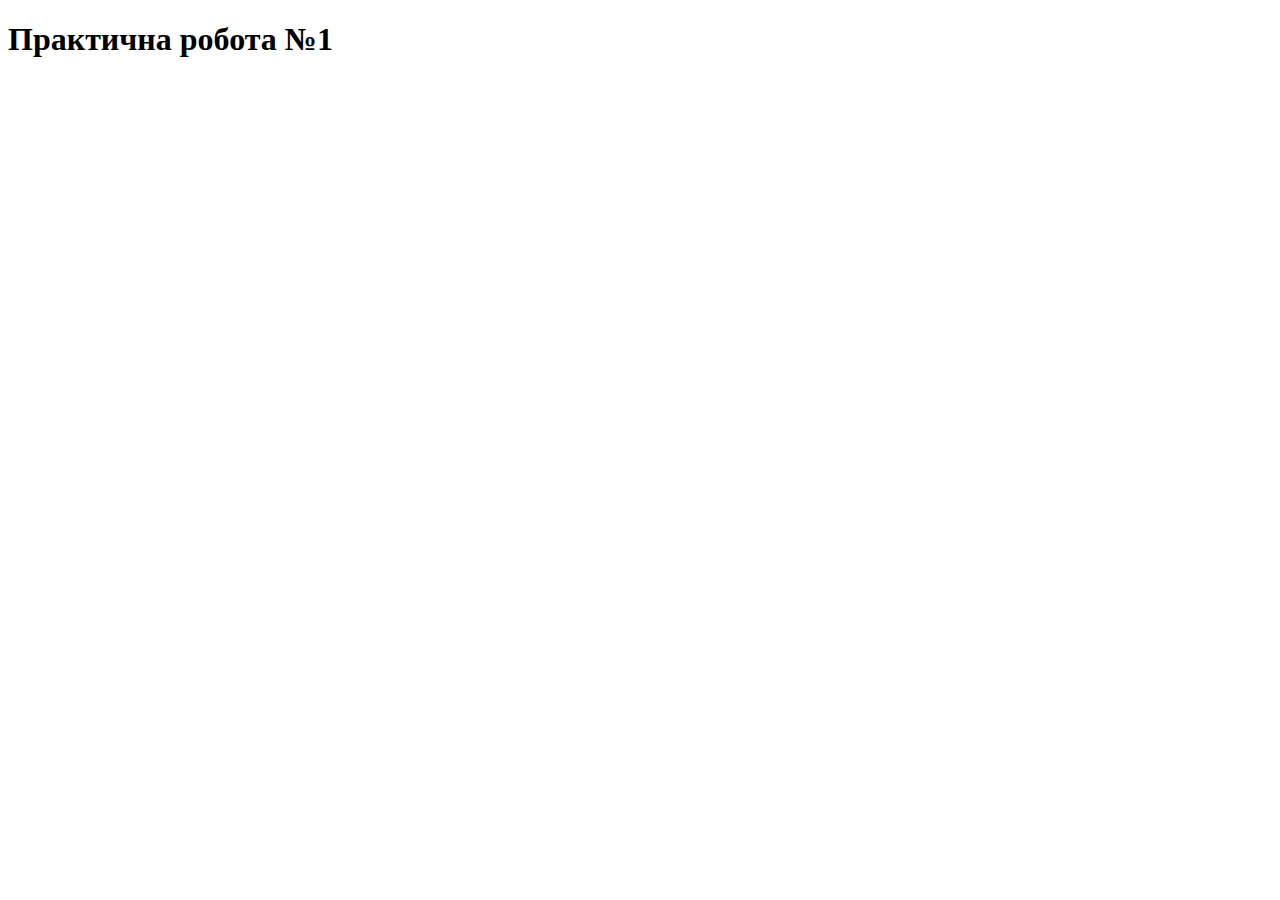
<file: LW1-Yarosh/index.html>
<!DOCTYPE html>
<html lang="en">
  <head>
    <meta charset="UTF-8" />
    <meta name="viewport" content="width=device-width, initial-scale=1.0" />
    <meta http-equiv="X-UA-Compatible" content="ie=edge" />
    <title>Практична робота №1</title>
  </head>
  <body>
	<h1>
	Практична робота №1
	</h1>
  	<script src="index.js"></script>
  </body>
</html>
</file>
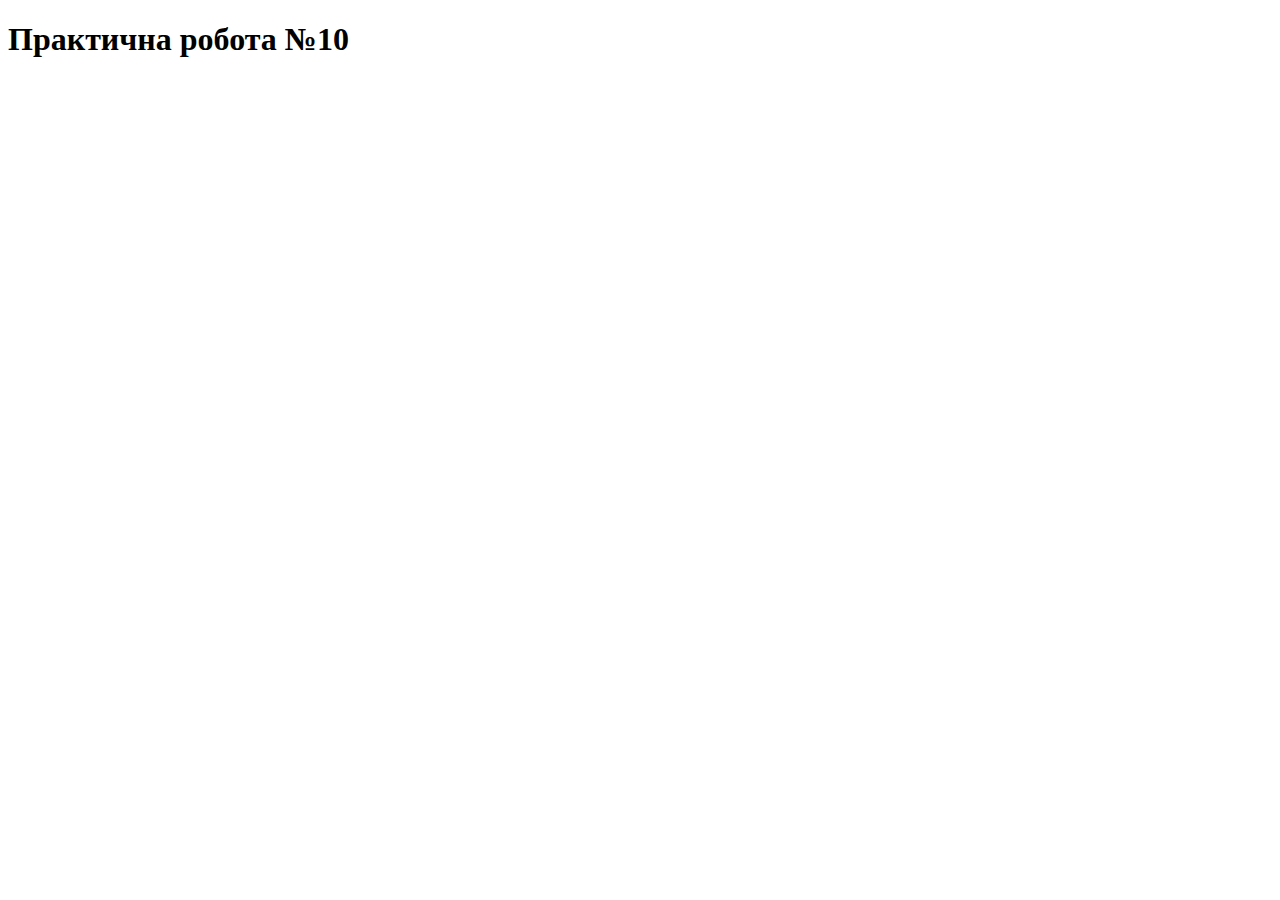
<file: LW10-Yarosh/index.html>
<!DOCTYPE html>
<html lang="en">
  <head>
    <meta charset="UTF-8" />
    <meta name="viewport" content="width=device-width, initial-scale=1.0" />
    <meta http-equiv="X-UA-Compatible" content="ie=edge" />
    <title>Практична робота №10</title>
  </head>
  <body>
	<h1>
	Практична робота №10
	</h1>
  	<script src="index.js"></script>
  </body>
</html>
</file>
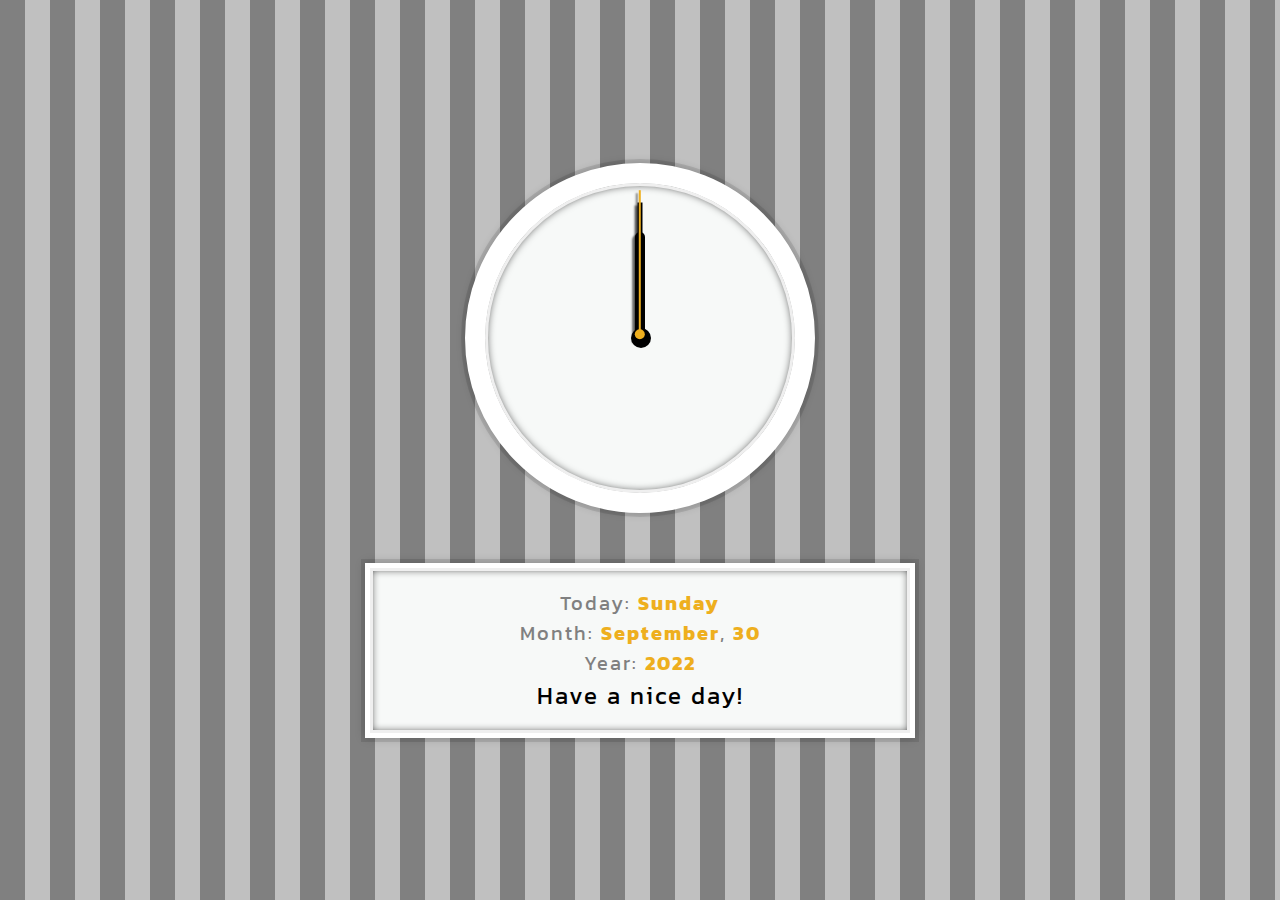
<file: LW12-Yarosh/index.html>
<!DOCTYPE html>
<html lang="en">
<head>
  <meta charset="UTF-8">
  <meta http-equiv="X-UA-Compatible" content="IE=edge">
  <meta name="viewport" content="width=device-width, initial-scale=1.0">
  <title>Date</title>
  <link rel="stylesheet" href="style.css">
  <script defer src="clock.js"></script>
</head>
<body>
  <div class="clock">
    <div class="clock-face">
      <div class="hand hour-hand"></div>
      <div class="hand min-hand"></div>
      <div class="hand second-hand"></div>
    </div>
  </div>

  <div class="date">
    <p>Today: <span class="date-item day-of-week">Sunday</span></p>
    <p>Month: <span class="date-item month">September</span>, <span class="date-item month-day">30</span></p>
    <p>Year: <span class="date-item year">2022</span></p>
    <p class="wish">Have a nice day!</p>
    <p class="wish-author"></p>
  </div>
</body>
</html>
</file>
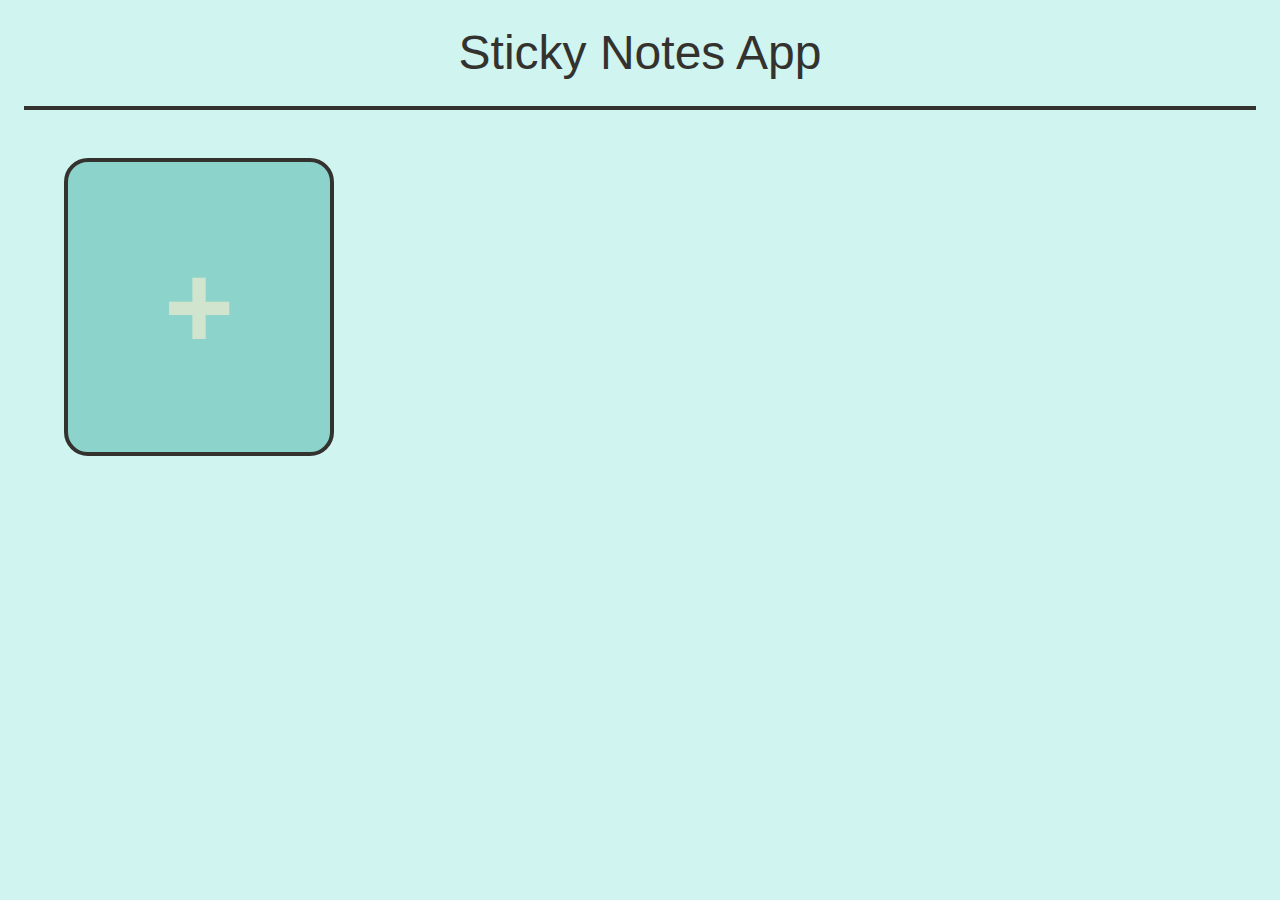
<file: LW13-Yarosh/index.html>
<!DOCTYPE html>
<html lang="en">

<head>
  <meta charset="UTF-8">
  <meta http-equiv="X-UA-Compatible" content="IE=edge">
  <meta name="viewport" content="width=device-width, initial-scale=1.0">
  <title>Local Storage</title>
  <link rel="stylesheet" href="./src/main.css">
  <script src="src/main.js" defer></script>
</head>

<body>
  <main id="app">
    <h1>Sticky Notes App</h1>
    <div class="container">
      <textarea hidden class="note" name="note"></textarea>
      <button class="add-note" type="button"><span>+</span></button>
    </div>
  </main>
</body>

</html>
</file>
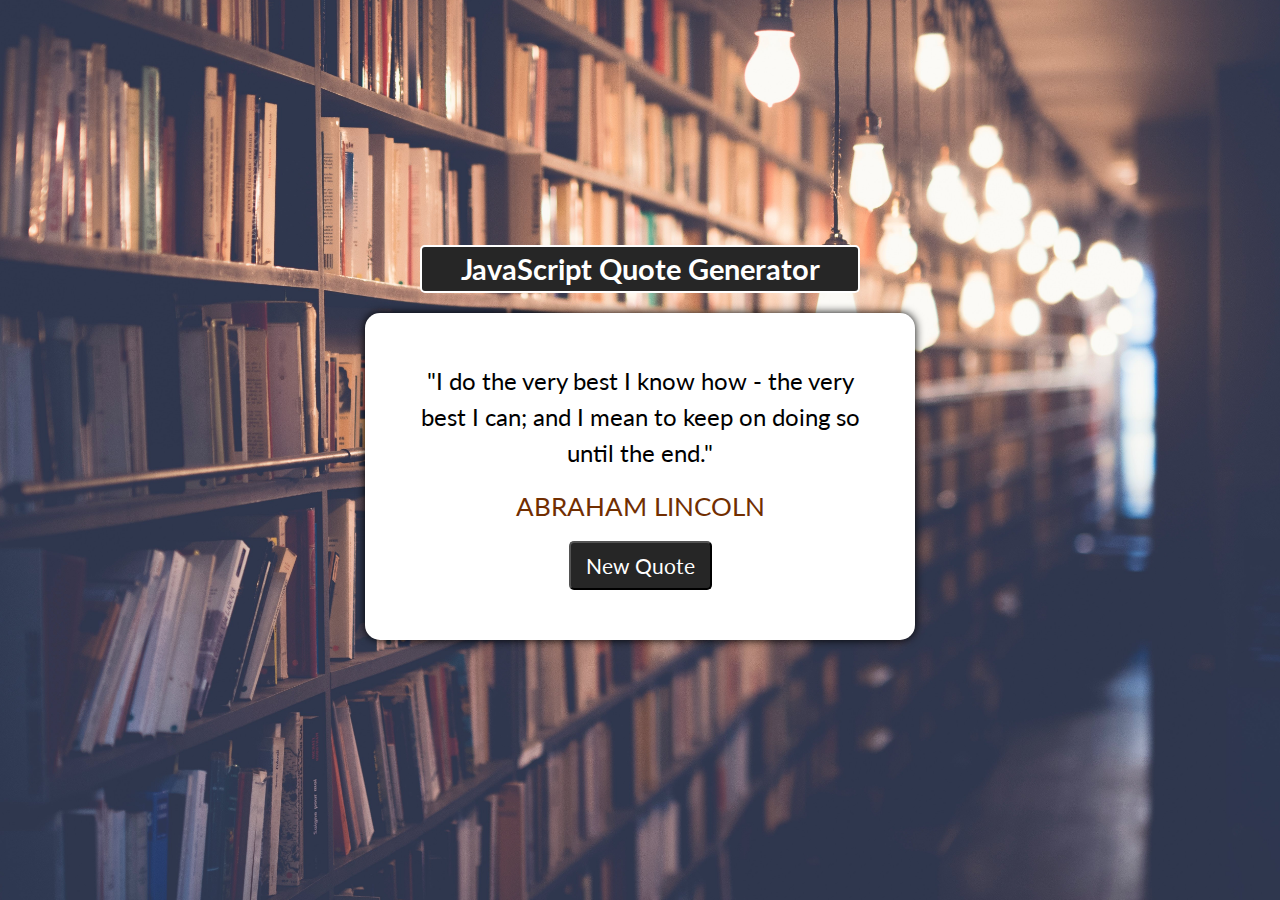
<file: LW14-Yarosh/index.html>
<!DOCTYPE html>
<html lang="en">

<head>
  <meta charset="UTF-8">
  <meta http-equiv="X-UA-Compatible" content="IE=edge">
  <meta name="viewport" content="width=device-width, initial-scale=1.0">
  <title>Quote Generator</title>

  <link rel="preconnect" href="https://fonts.googleapis.com">
  <link rel="preconnect" href="https://fonts.gstatic.com" crossorigin>
  <link href="https://fonts.googleapis.com/css2?family=Lato&display=swap" rel="stylesheet">

  <link rel="stylesheet" href="index.css">

  <script defer src="index.js"></script>
</head>

<body>

  <div class="container">
    <header class="header">
      <h2>
        JavaScript Quote Generator
      </h2>
    </header>

    <main class="main-content">
      <div class="text-area">
        <span class="quote">
          "I do the very best I know how - the very best I can; and I mean to keep on doing so until the end."
        </span>
      </div>
      <div class="person">
        <span>Abraham Lincoln</span>
      </div>
      <div class="button-area">
        <button id="new-quote">New Quote</button>
      </div>
    </main>
  </div>

</body>

</html>
</file>
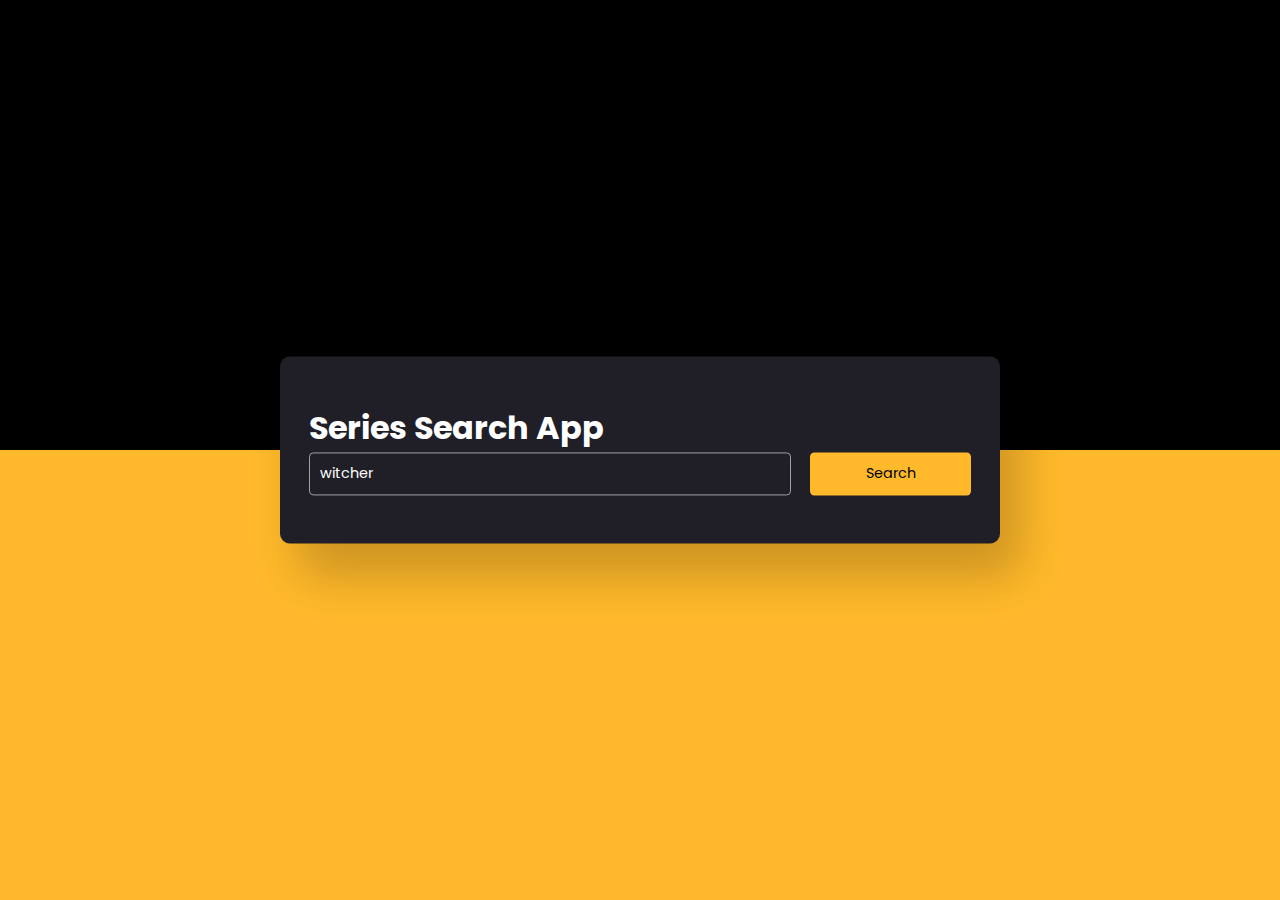
<file: LW16-Yarosh/index.html>
<!DOCTYPE html>
<html lang="en">

<head>
  <meta name="viewport" content="width=device-width, initial-scale=1.0" />
  <title>Series Search App</title>
  <!-- Google Font -->
  <link href="https://fonts.googleapis.com/css2?family=Poppins:wght@300;500;600&display=swap" rel="stylesheet" />
  <!-- Stylesheet -->
  <link rel="stylesheet" href="style.css" />
  <!-- Scripts -->
  <script defer src="script.js"></script>
</head>

<body>
  <div class="container">
    <h1>Series Search App</h1>
    <div class="search-container">
      <input type="text" placeholder="Enter series name here..." id="series-name" value="witcher" />
      <button tabindex="0" id="search-btn">Search</button>
    </div>
    <div id="result">
    </div>
  </div>
  <template class="template-page">
    <div class="info">
      <div class="main-info">
        <img src='#' class="poster">
        <h2>title</h2>
        <div class="rating">
          <h3>Rating: <span>rating</span></h3>
        </div>
      </div>
      <div class="genre">genres</div>
      <div class="details">
        <p>Status: <span class="status">status</span></p>
        <p>Language: <span class="lang">lang</span></p>
        <p>Premiered: <span class="premiered">data</span></p>
        <a class="official-site" href="#">Official Site</a>
        <div class="summary">some description</div>
      </div>
      <div class="actors">Cast: </div>
    </div>
  </template>
</body>

</html>
</file>
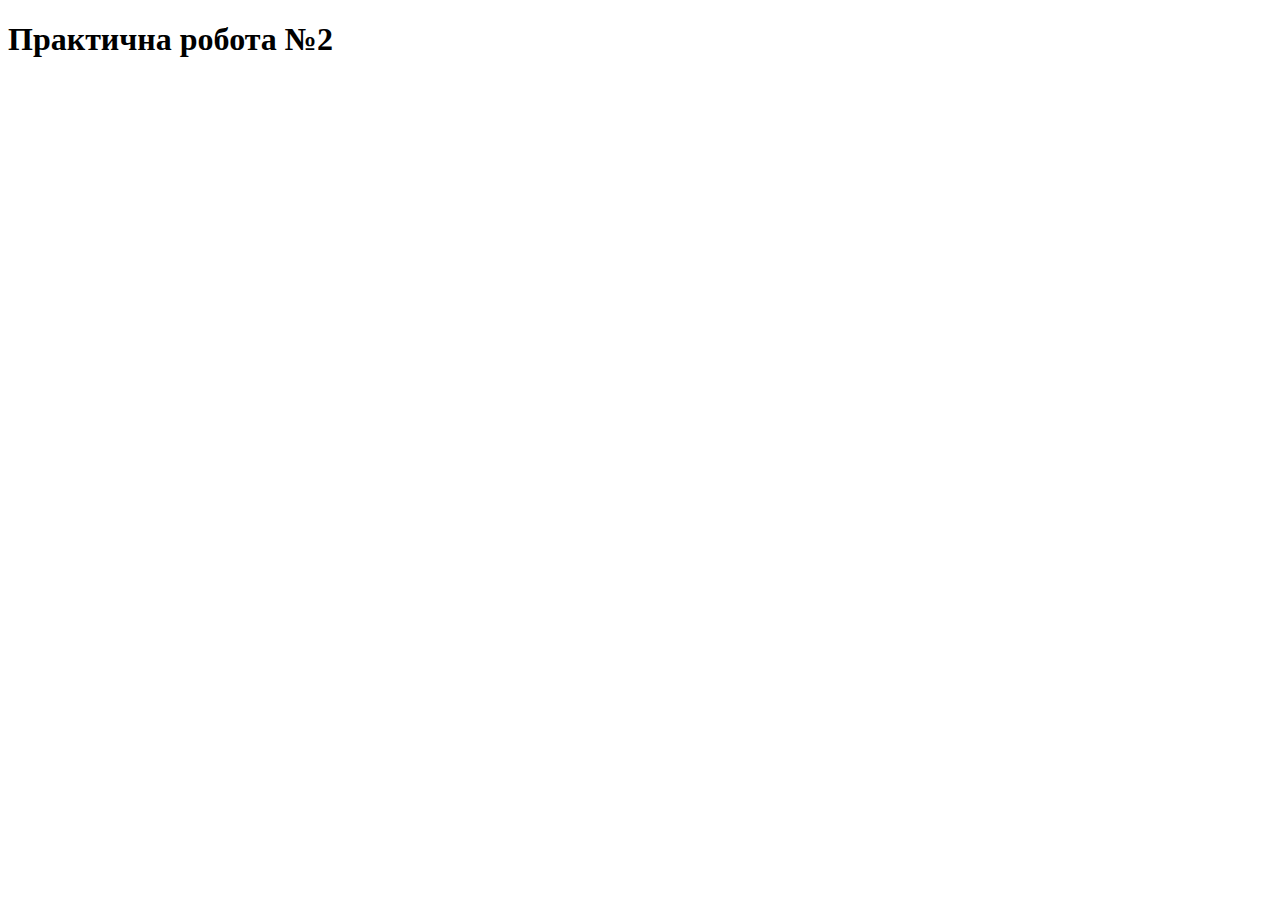
<file: LW2-Yarosh/index.html>
<!DOCTYPE html>
<html lang="en">
  <head>
    <meta charset="UTF-8" />
    <meta name="viewport" content="width=device-width, initial-scale=1.0" />
    <meta http-equiv="X-UA-Compatible" content="ie=edge" />
    <title>Практична робота №2</title>
  </head>
  <body>
	<h1>
	Практична робота №2
	</h1>
  	<script src="index.js"></script>
  </body>
</html>
</file>
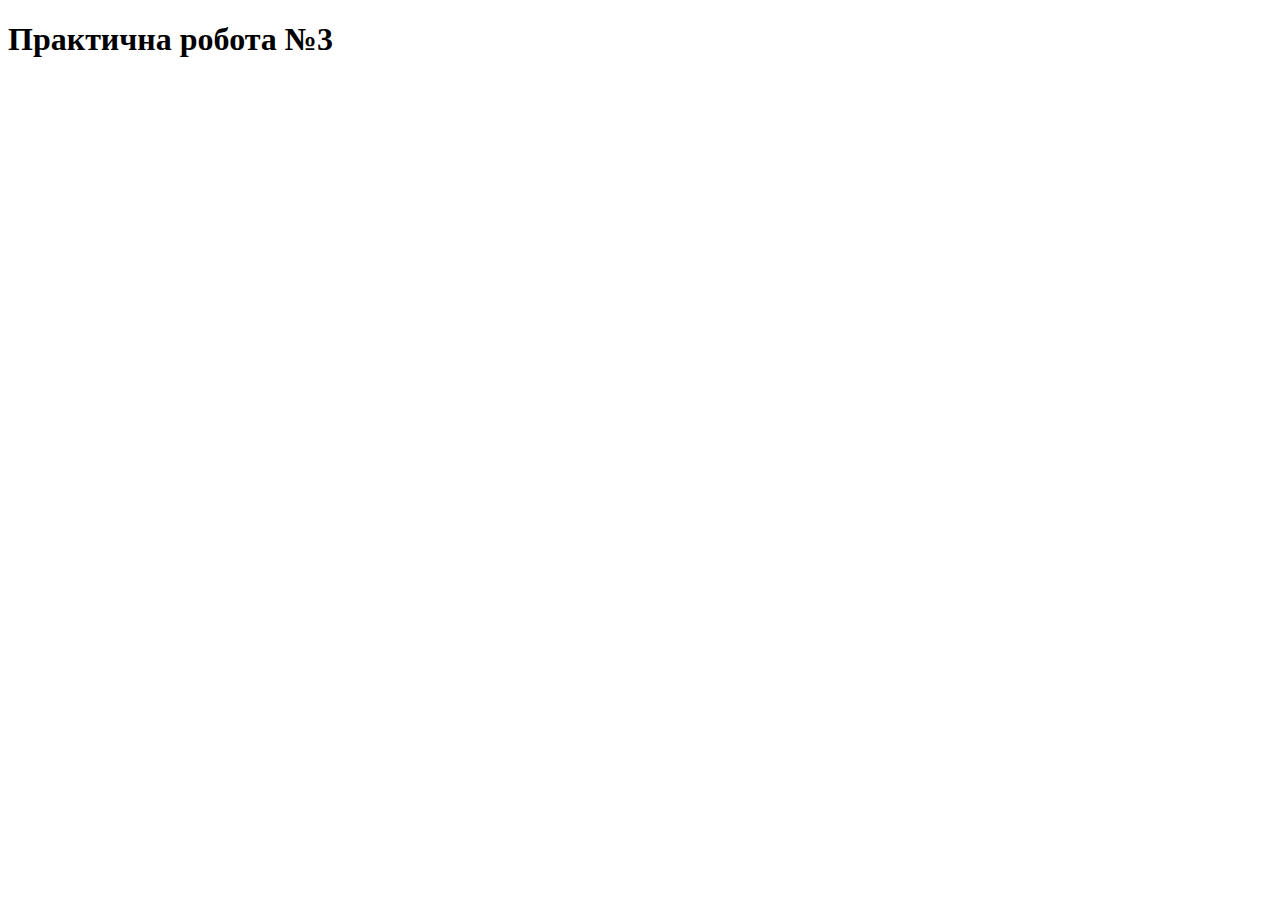
<file: LW3-Yarosh/index.html>
<!DOCTYPE html>
<html lang="en">
  <head>
    <meta charset="UTF-8" />
    <meta name="viewport" content="width=device-width, initial-scale=1.0" />
    <meta http-equiv="X-UA-Compatible" content="ie=edge" />
    <title>Практична робота №3</title>
  </head>
  <body>
	<h1>
	Практична робота №3
	</h1>
  	<script src="index.js"></script>
  </body>
</html>
</file>
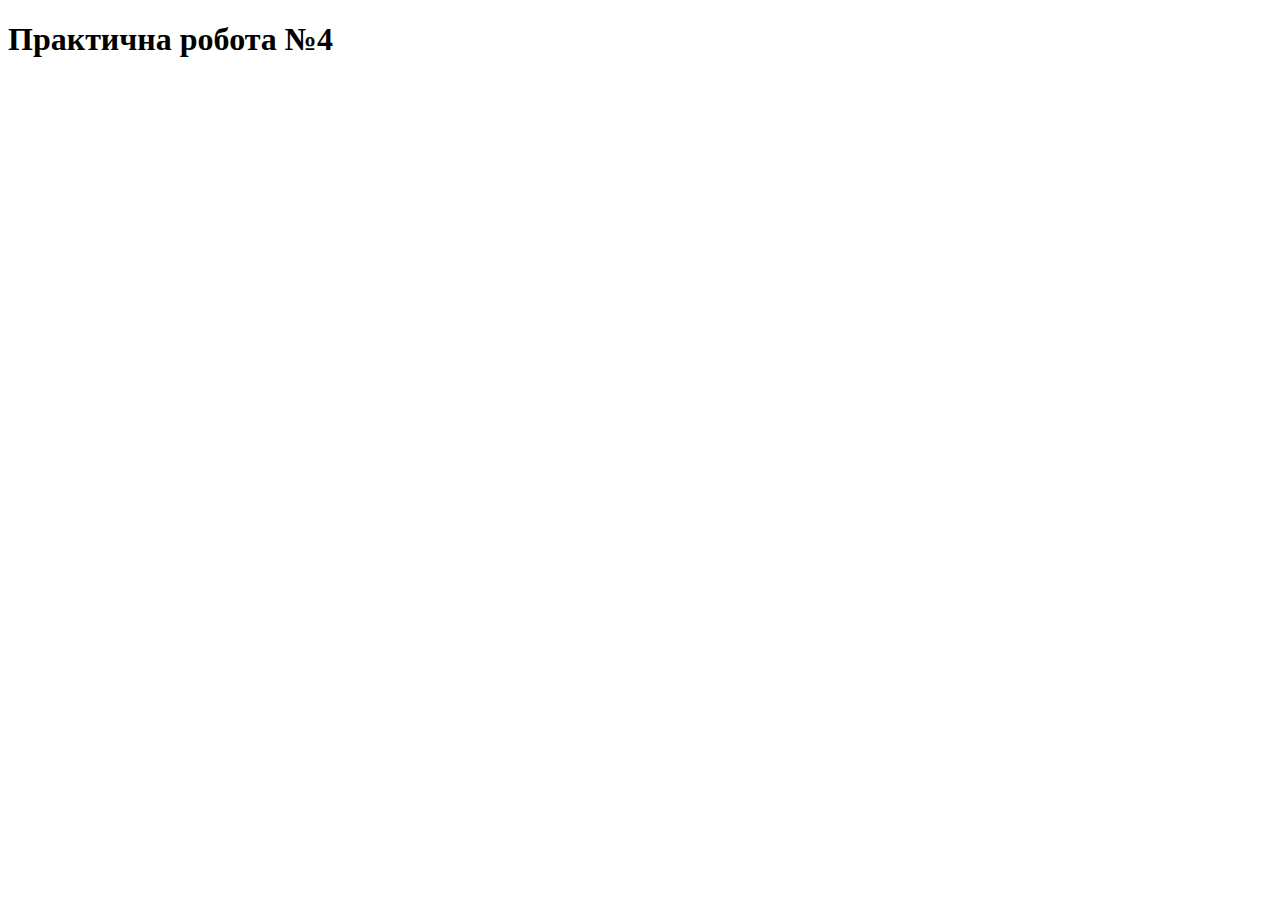
<file: LW4-Yarosh/index.html>
<!DOCTYPE html>
<html lang="en">
  <head>
    <meta charset="UTF-8" />
    <meta name="viewport" content="width=device-width, initial-scale=1.0" />
    <meta http-equiv="X-UA-Compatible" content="ie=edge" />
    <title>Практична робота №4</title>
  </head>
  <body>
	<h1>
	Практична робота №4
	</h1>
  	<script src="index.js"></script>
  </body>
</html>
</file>
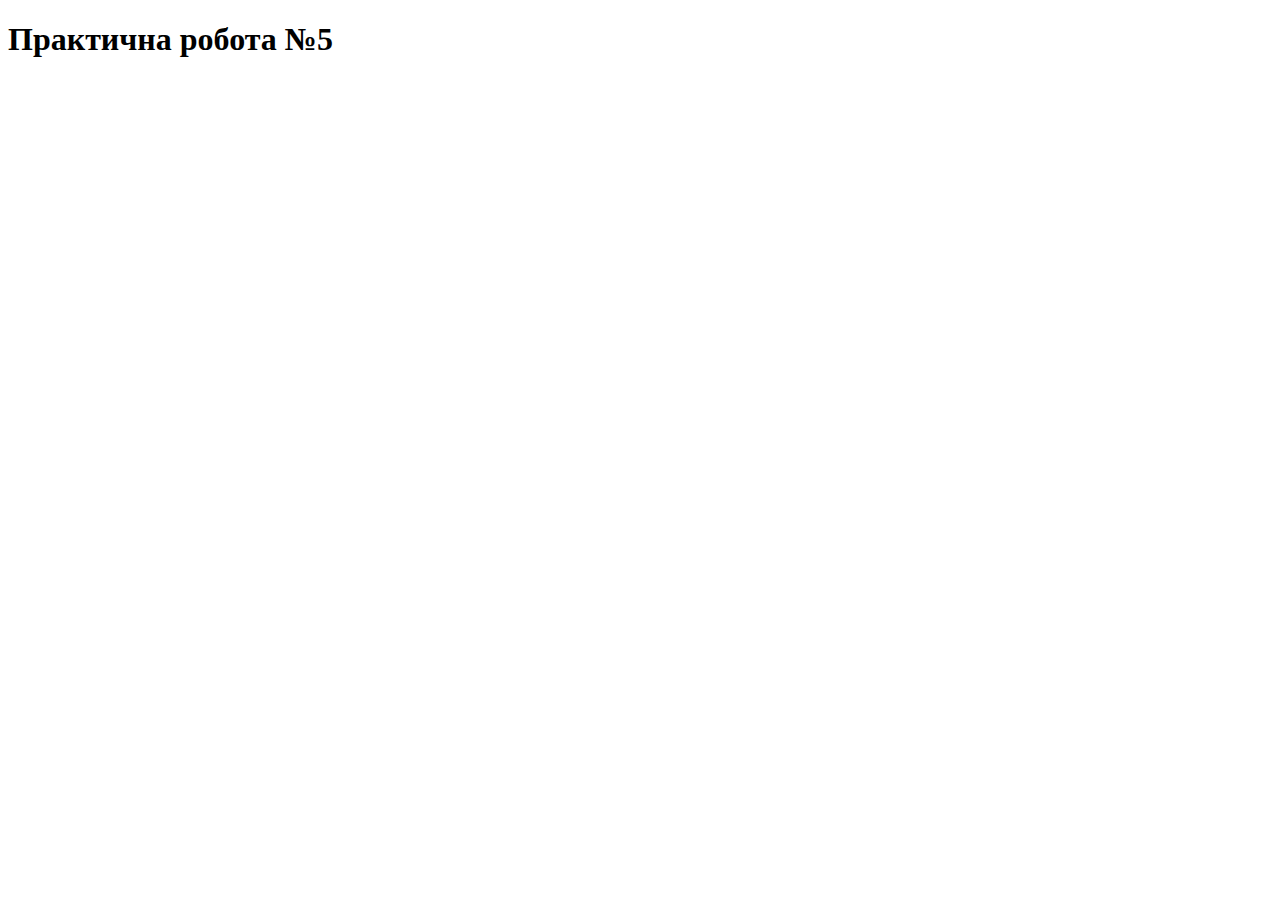
<file: LW5-Yarosh/index.html>
<!DOCTYPE html>
<html lang="en">
  <head>
    <meta charset="UTF-8" />
    <meta name="viewport" content="width=device-width, initial-scale=1.0" />
    <meta http-equiv="X-UA-Compatible" content="ie=edge" />
    <title>Практична робота №5</title>
  </head>
  <body>
	<h1>
	Практична робота №5
	</h1>
  	<script src="index.js"></script>
  </body>
</html>
</file>
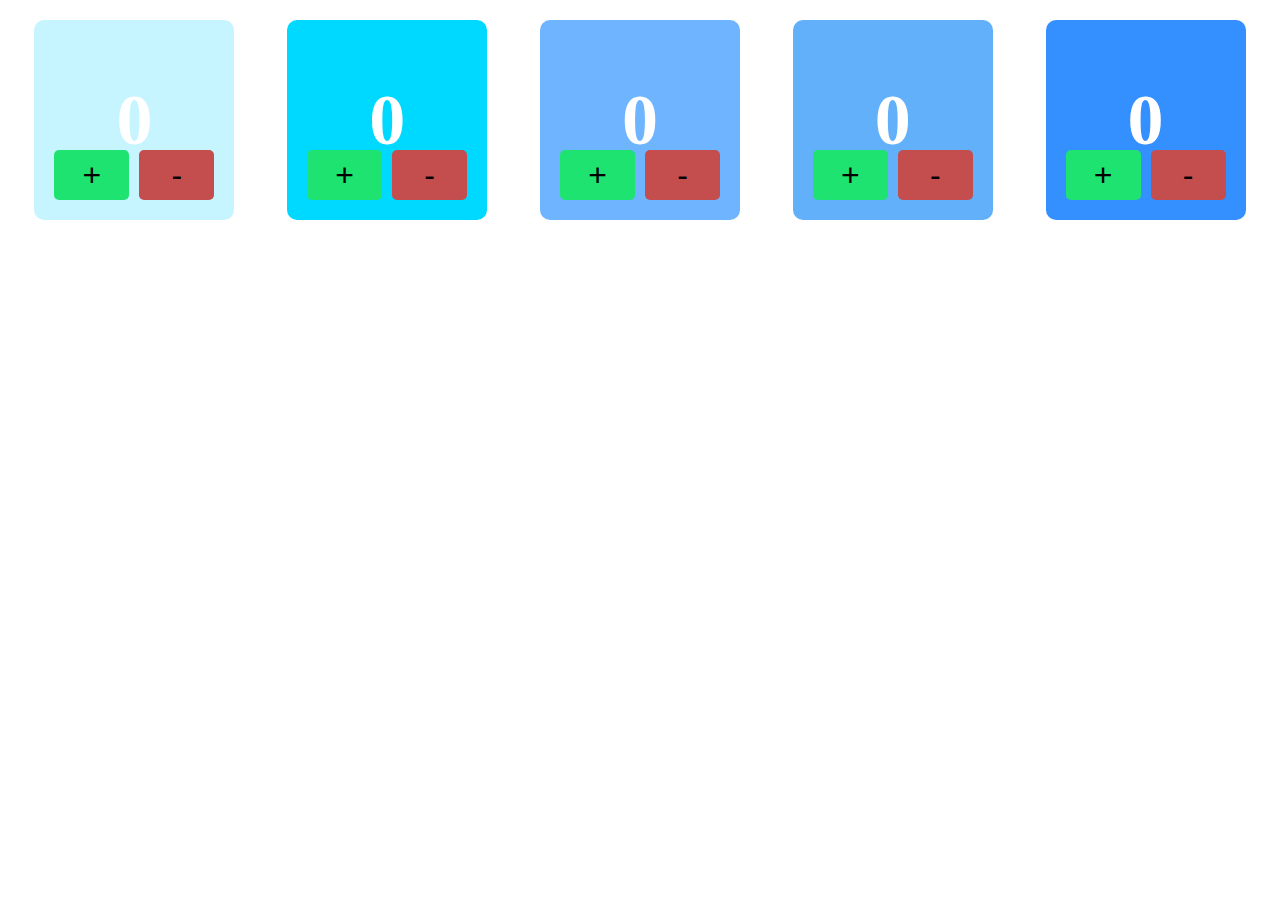
<file: LW9-Yarosh/index.html>
<!DOCTYPE html>
<html>
<head>
	<title>Task 1</title>
	<style>
		.container {
            display: flex;
            justify-content: space-around;
            margin-top: 20px;
        }

        .square {
            position: relative;
            width: 200px;
            height: 200px;
            border-radius: 10px;
            text-align: center;
            font-size: 72px;
            font-weight: bold;
            color: white;
            cursor: pointer;
        }

        .one {
            background-color: #c7f5ff;
        }

        .two {
            background-color: #00d9ff;
        }

        .three {
            background-color: #6eb4ff;
        }

        .four {
            background-color: #62b0f9;
        }

        .five {
            background-color: #348fff;
        }

        .number {
            position: absolute;
            top: 50%;
            left: 50%;
            transform: translate(-50%, -50%);
        }

        .btn {
            position: absolute;
            bottom: 20px;
            width: 75px;
            height: 50px;
            font-size: 32px;
            border: none;
            border-radius: 5px;
            cursor: pointer;
        }

        .btn-plus {
            left: 20px;
            background-color: #1fe371;
        }

        .btn-minus {
            right: 20px;
            background-color: #c44d4d;
        }

	</style>
</head>
<body>
	<div class="container">
        <div class="square one">
            <div class="number">0</div>
            <button class="btn btn-plus">+</button>
            <button class="btn btn-minus">-</button>
        </div>
        <div class="square two">
            <div class="number">0</div>
            <button class="btn btn-plus">+</button>
            <button class="btn btn-minus">-</button>
        </div>
        <div class="square three">
            <div class="number">0</div>
            <button class="btn btn-plus">+</button>
            <button class="btn btn-minus">-</button>
        </div>
        <div class="square four">
            <div class="number">0</div>
            <button class="btn btn-plus">+</button>
            <button class="btn btn-minus">-</button>
        </div>
        <div class="square five">
            <div class="number">0</div>
            <button class="btn btn-plus">+</button>
            <button class="btn btn-minus">-</button>
        </div>
      </div>
            
    <script>
		document.addEventListener('DOMContentLoaded', function() {
            const squares = document.querySelectorAll('.square');
            squares.forEach(function(square) {
                const numberElement = square.querySelector('.number');
                const plusButton = square.querySelector('.btn-plus');
                const minusButton = square.querySelector('.btn-minus');
                let number = 0;
                plusButton.addEventListener('click', function() {
                    number++;
                    numberElement.textContent = number;
                });
                minusButton.addEventListener('click', function() {
                    number--;
                    numberElement.textContent = number;
                });
            });
        });
    </script>
</body>
</html>
</file>
<file: LW12-Yarosh/style.css>
@import url('https://fonts.googleapis.com/css2?family=Kanit:wght@400;500&display=swap');

* {
  box-sizing: border-box;
  margin: 0;
  padding: 0;
}

html {
  background-color: gray;
  background-image: linear-gradient(90deg, transparent 50%, rgba(255, 255, 255, .5) 50%);
  background-size: 50px 50px;
  font-family: 'Kanit', sans-serif;
  text-align: center;
  font-size: 10px;
}

body {
  font-size: 2rem;
  display: flex;
  flex: 1;
  min-height: 100vh;
  align-items: center;
  flex-direction: column;
  justify-content: center;
}

.clock {
  background-color: #f7f9f8;
  width: 35rem;
  height: 35rem;
  border: 20px solid white;
  border-radius: 50%;
  margin: 0 auto 50px;
  position: relative;
  padding: 2rem;
  box-shadow:
    0 0 0 4px rgba(0, 0, 0, 0.1),
    inset 0 0 0 3px #EFEFEF,
    inset 0 0 10px black,
    0 0 10px rgba(0, 0, 0, 0.2);
}

.date {
  background-color: #f7f9f8;
  width: 55rem;
  border: 5px solid white;
  letter-spacing: 2px;
  color: #808080;
  position: relative;
  padding: 2rem;
  box-shadow:
    0 0 0 4px rgba(0, 0, 0, 0.1),
    inset 0 0 0 3px #EFEFEF,
    inset 0 0 10px black,
    0 0 10px rgba(0, 0, 0, 0.2);
}

.date-item {
  font-weight: bold;
  color: #eeaf1e;
}

.wish {
  color: #000;
  font-size: 1.2em;
}

.clock-face {
  position: relative;
  width: 100%;
  height: 100%;
  transform: translateY(-3px);
  /* account for the height of the clock hands */
}

.clock-face::before {
  background-color: #000;
  border-radius: 50%;
  content: "";
  height: 20px;
  left: 46.5%;
  position: absolute;
  top: 47.5%;
  width: 20px;
}

.hand {
  background: black;
  box-shadow: 3px 3px 2px rgba(0, 0, 0, .5);
  height: 6px;
  position: absolute;
  right: 50%;
  top: 50%;
  transform-origin: 100%;
  transform: rotate(90deg);
  transition-timing-function: cubic-bezier(0.1, 2.7, 0.58, 1);
  transition: all 0.01s;
  width: 50%;
}

.hour-hand {
  border-bottom-left-radius: 0.5em;
  border-top-left-radius: 0.5em;
  height: 10px;
  width: 40%;
}


.min-hand {
  height: 5px;
}

.second-hand {
  height: 2px;
  background-color: #eeaf1e;
  width: 54%;
}

.second-hand::before {
  background-color: #eeaf1e;
  border-radius: 50%;
  content: "";
  height: 10px;
  left: 95.5%;
  position: absolute;
  top: -4px;
  width: 10px;
}
</file>
<file: LW13-Yarosh/src/main.css>
:root {
  --bgColor: #D0F4F0;
  --yellowDark: #F4D799;
  /* --peachDark: #F6A89E; */
  --aquaDark: #8CD4CB;
  --hoverAqua: #79bab2;
  --txtColot: #33322E;
  --border: 4px solid #33322E;
  --boxShadow: 12px 12px 0px #33322E;
  --borderRadius: 24px;
  --space: 24px;
}

@import url('https://fonts.googleapis.com/css2?family=Roboto:wght@400;500&display=swap');

*,
::after,
::before {
  box-sizing: border-box;
  margin: 0;
  padding: 0;
  font-family: 'Roboto', sans-serif;
}

body {
  background-color: var(--bgColor);
}

h1 {
  margin: var(--space);
  padding-bottom: var(--space);
  font-weight: 500;
  font-size: 48px;
  line-height: 120%;
  color: var(--txtColot);
  text-transform: capitalize;
  text-align: center;
  border-bottom: var(--border);
}

#app>.container {
  display: grid;
  grid-template-columns: repeat(auto-fill, 270px);
  padding: var(--space);
  gap: var(--space);
}

.container {
  max-width: 1200px;
  margin: 0 auto;
}

.note,
.add-note {
  padding: 16px;
  height: 288px;
  border-radius: var(--borderRadius);
  border: var(--border);
}

.note {
  resize: none;
  font-weight: 500;
  font-size: 16px;
  line-height: 130%;
  box-shadow: var(--boxShadow);
}

.note:nth-of-type(odd) {
  background-color: var(--yellowDark);
}

.note:nth-of-type(even) {
  background-color: var(--aquaDark);
}

.add-note {
  height: 298px;
  display: flex;
  align-items: center;
  justify-content: center;
  background-color: var(--aquaDark);
  color: #ffeece99;
  font-size: 120px;
  font-weight: 900;
  cursor: pointer;
  transition: background 0.3s ease-in;
}

.add-note:hover {
  background-color: var(--hoverAqua);
}
</file>
<file: LW14-Yarosh/index.css>
* {
  box-sizing: border-box;
  margin: 0;
  padding: 0;
  font-family: 'Lato', sans-serif;
}

body {
  display: flex;
  align-items: center;
  justify-content: center;
  height: 100vh;
  text-align: center;
  background-image: url('./img.jpg');
  background-repeat: no-repeat;
  background-size: cover;
  background-position: center;
}

.container {
  width: 550px;
  height: 450px;
}

.header {
  font-size: 1.2rem;
  border: 2px solid #fff;
  color: #fff;
  background-color: #262626;
  padding: 5px;
  width: 80%;
  margin: 20px auto;
  border-radius: 5px;
}

.main-content {
  display: flex;
  flex-direction: column;
  width: 100%;
  min-height: 300px;
  background-color: #fff;
  border-radius: 15px;
  padding: 50px 40px;
  box-shadow: 0 0 10px;
}

.main-content .text-area {
  font-size: 1.5rem;
  line-height: 1.5;
}

.main-content .person {
  font-size: 1.6rem;
  color: #712e01;
  text-transform: uppercase;
  margin-top: 20px;
}

.button-area {
  margin-top: auto;
}

.button-area button {
  background-color: #262626;
  color: #fff;
  font-size: 1.3rem;
  padding: 10px 15px;
  margin-top: 20px;
  border-radius: 5px;
  cursor: pointer;
  transition: background-color 0.3s ease-in;
}

.button-area button:hover {
  background-color: black;
}
</file>
<file: LW16-Yarosh/style.css>
* {
  padding: 0;
  margin: 0;
  box-sizing: border-box;
  font-family: "Poppins", sans-serif;
}

body {
  min-height: 100vh;
  background: linear-gradient(#000000 50%, #ffb92a 50%);
}

h1,
a {
  color: #fff;
}

.container {
  font-size: 16px;
  width: 90vw;
  max-width: 45em;
  padding: 3em 1.8em;
  background-color: #201f28;
  position: absolute;
  transform: translate(-50%, -50%);
  top: 50%;
  left: 50%;
  border-radius: 0.6em;
  box-shadow: 1.2em 2em 3em rgba(0, 0, 0, 0.2);
}

.search-container {
  display: grid;
  grid-template-columns: 9fr 3fr;
  gap: 1.2em;
}

.search-container input,
.search-container button {
  font-size: 0.9em;
  border-radius: 0.3em;
}

.search-container input {
  background-color: transparent;
  border: 1px solid #a0a0a0;
  padding: 0.7em;
  color: #ffffff;
}

.search-container input:focus {
  border-color: #ffffff;
}

.search-container button {
  background-color: #ffb92a;
  border: none;
  cursor: pointer;
}

#result {
  color: #ffffff;
}

.info {
  position: relative;
  display: flex;
  flex-direction: column;
  align-items: center;
  margin-top: 1.2em;
}

.poster {
  max-width: 100%;
}

h2 {
  text-align: center;
  font-size: 1.5em;
  font-weight: 600;
  letter-spacing: 0.06em;
}

.rating {
  display: flex;
  align-items: center;
  justify-content: center;
  gap: 0.6em;
  margin: 0.6em 0 0.9em 0;
}

.rating img {
  width: 1.2em;
}

.rating h4 {
  display: inline-block;
  font-size: 1.1em;
  font-weight: 500;
}

.details {
  max-width: 100%;
  display: flex;
  flex-direction: column;
  font-size: 0.95em;
  gap: 1em;
  justify-content: center;
  color: #a0a0a0;
  margin: 0.6em 0;
  font-weight: 300;
}

.details span {
  font-weight: bold;
  letter-spacing: 1px;
}

.genre,
.actors {
  width: 100%;
  display: flex;
  justify-content: space-around;
}

.genre div,
.actors div {
  border: 1px solid #a0a0a0;
  font-size: 0.75em;
  padding: 0.4em 1.6em;
  border-radius: 0.4em;
  font-weight: 300;
}

h3 {
  font-weight: 500;
  /* margin-top: 1.2em; */
}

p {
  font-size: 0.9em;
  font-weight: 300;
  line-height: 1.8em;
  text-align: justify;
  color: #d0d0d0;
}

.msg {
  text-align: center;
}

.actors {
  align-self: flex-start;
}

.actors div:first-of-type {
  margin-left: 1rem;
}

@media screen and (max-width: 600px) {
  .container {
    font-size: 14px;
  }

  .poster {
    margin: auto;
    width: auto;
    max-height: 10.8em;
  }
}
</file>
